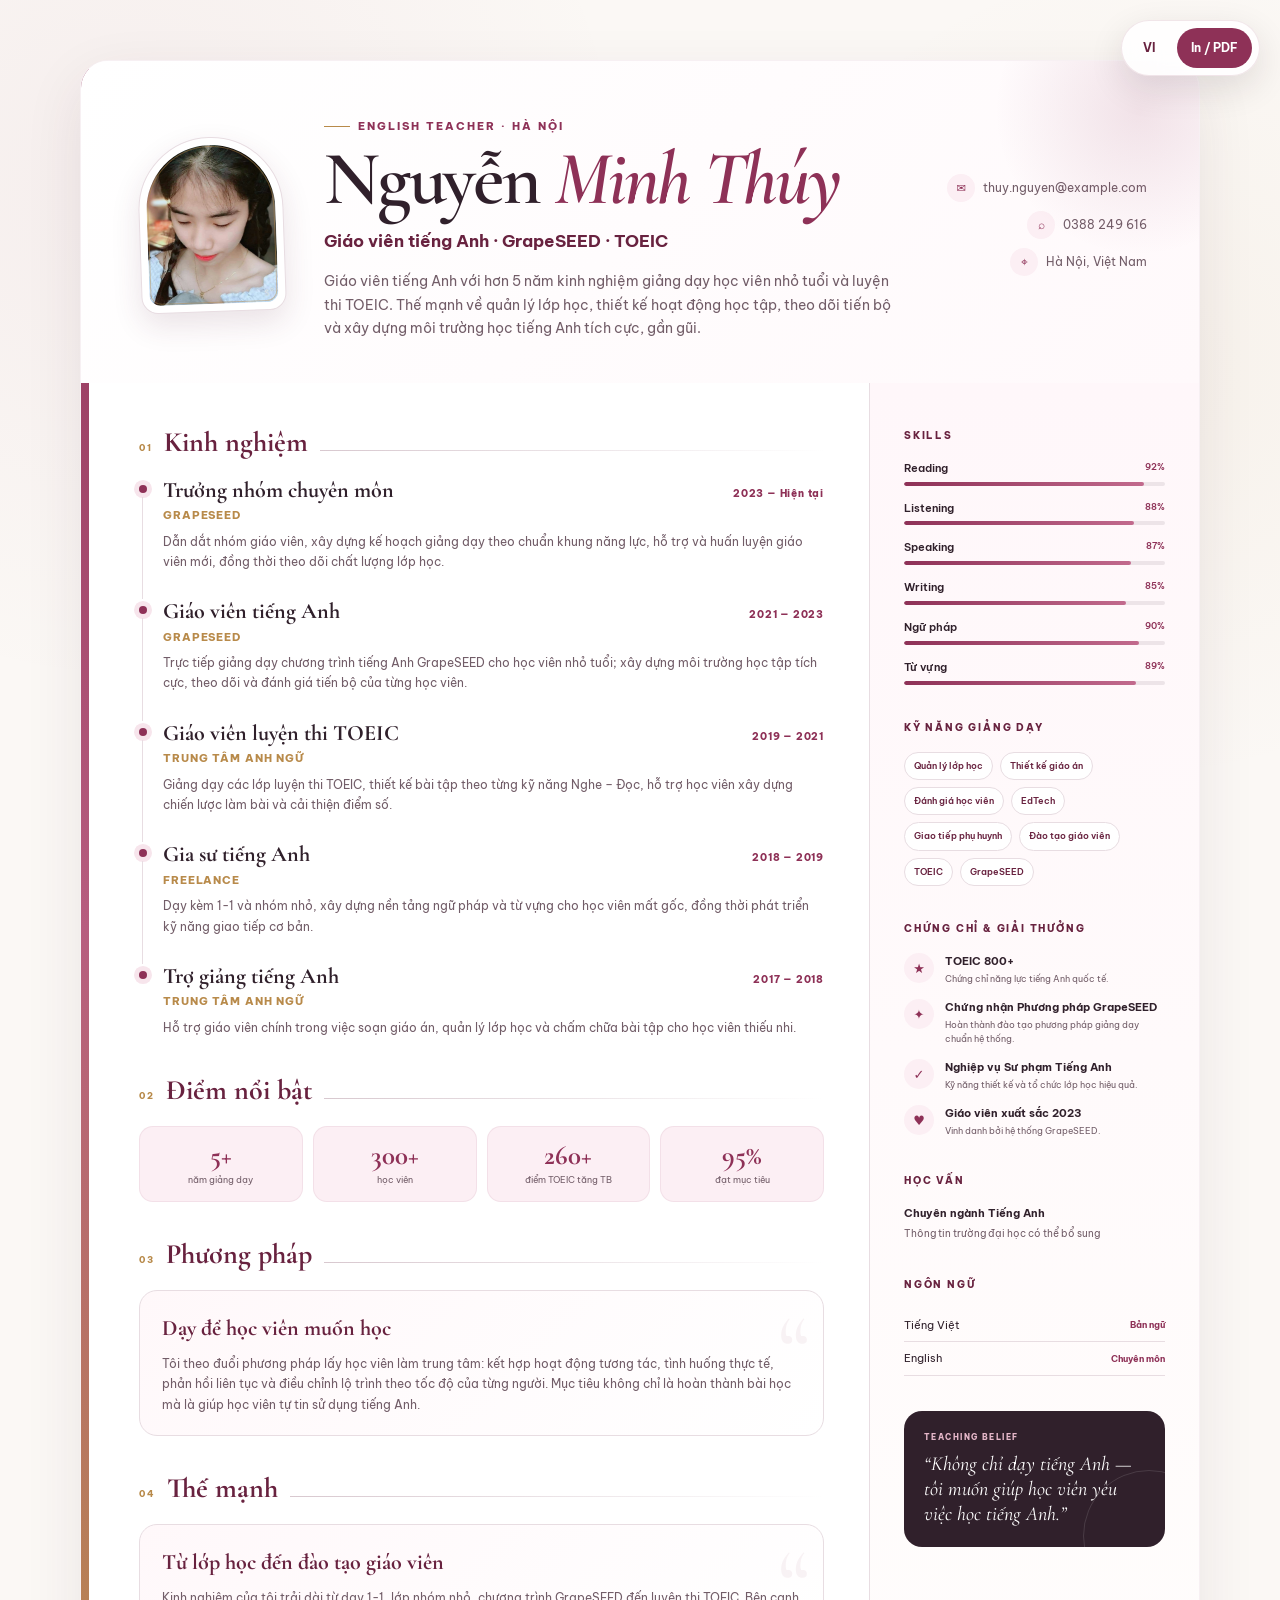
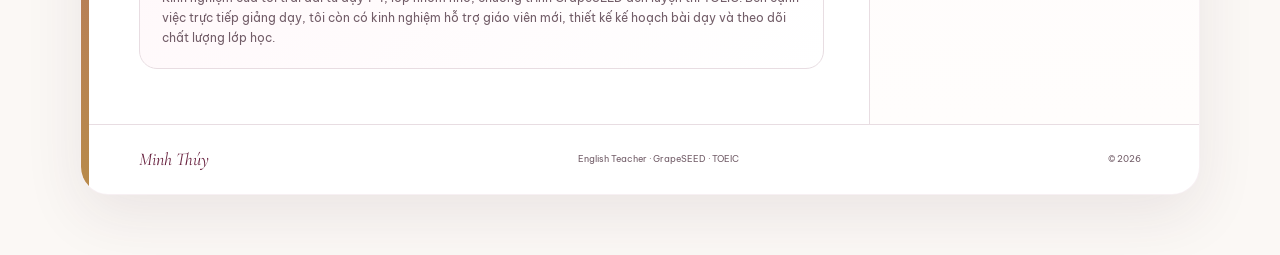
<file: asset/cv/cv.html>
<!DOCTYPE html>
<html lang="vi">

<head>
	<meta charset="UTF-8">
	<!-- =========================================================
       BASIC SEO
  ========================================================== -->
	<meta name="viewport" content="width=device-width, initial-scale=1.0">
	<title>Nguyễn Minh Thúy | English Teacher CV</title>
	<meta name="description" content="CV Nguyễn Minh Thúy — Giáo viên tiếng Anh với 5+ năm kinh nghiệm, TOEIC 800+, chuyên GrapeSEED, luyện thi TOEIC và phát triển kỹ năng tiếng Anh.">
	<meta name="keywords" content="Nguyễn Minh Thúy, English Teacher, giáo viên tiếng Anh, GrapeSEED, TOEIC 800, TOEIC teacher, English tutor, Hà Nội">
	<meta name="author" content="Nguyễn Minh Thúy">
	<meta name="robots" content="index, follow">
	<meta name="theme-color" content="#8E3157">
	<!-- Canonical: đổi thành domain thật khi deploy -->
	<link rel="canonical" href="https://example.com/cv.html">
	<!-- =========================================================
       OPEN GRAPH
  ========================================================== -->
	<meta property="og:type" content="profile">
	<meta property="og:title" content="Nguyễn Minh Thúy | English Teacher CV">
	<meta property="og:description" content="English Teacher | GrapeSEED | TOEIC 800+ | 5+ years teaching experience">
	<meta property="og:locale" content="vi_VN">
	<!-- Có thể thêm ảnh OG thật sau:
  <meta property="og:image" content="https://your-domain.com/asset/img/cv-og.jpg">
  -->
	<meta name="twitter:card" content="summary">
	<meta name="twitter:title" content="Nguyễn Minh Thúy | English Teacher CV">
	<meta name="twitter:description" content="English Teacher | GrapeSEED | TOEIC 800+ | 5+ years experience">
	<!-- =========================================================
       FAVICON
  ========================================================== -->
	<link rel="icon" href="data:image/svg+xml,%3Csvg xmlns='http://www.w3.org/2000/svg' viewBox='0 0 32 32'%3E%3Ccircle cx='16' cy='16' r='16' fill='%238E3157'/%3E%3Cpath d='M16 6c4 0 7 4 7 10s-3 10-7 10-7-4-7-10 3-10 7-10Z' fill='%23FCE7F0'/%3E%3C/svg%3E">
	<!-- =========================================================
       FONTS
  ========================================================== -->
	<link rel="preconnect" href="https://fonts.googleapis.com">
	<link rel="preconnect" href="https://fonts.gstatic.com" crossorigin>
	<link href="https://fonts.googleapis.com/css2?family=Cormorant+Garamond:ital,wght@0,500;0,600;0,700;1,600;1,700&family=Be+Vietnam+Pro:wght@400;500;600;700;800&display=swap" rel="stylesheet">
	<!-- =========================================================
       STRUCTURED DATA
  ========================================================== -->
	<script type="application/ld+json"> { "@context": "https://schema.org", "@type": "Person", "name": "Nguyễn Minh Thúy", "jobTitle": "English Teacher", "description": "English Teacher with 5+ years of teaching experience, TOEIC 800+, specializing in GrapeSEED and TOEIC preparation.", "email": "mailto:thuy.nguyen@example.com", "telephone": "+84388249616", "address": { "@type": "PostalAddress", "addressLocality": "Hà Nội", "addressCountry": "VN" }, "knowsLanguage": [ "Vietnamese", "English" ], "hasCredential": [ "TOEIC 800+", "GrapeSEED Methodology Certification", "English Pedagogy Certificate" ], "worksFor": { "@type": "Organization", "name": "GrapeSEED" } } </script>
	<link rel="stylesheet" href="../css/cv.css"> </head>

<body>
	<!-- =========================================================
       TOOLBAR
  ========================================================== -->
	<div class="cv-toolbar" aria-label="CV controls">
		<button class="toolbar-btn" type="button" id="langToggle" aria-label="Switch language"> VI </button>
		<button class="toolbar-btn primary" type="button" onclick="window.print()" data-vi="In / PDF" data-en="Print / PDF"> In / PDF </button>
	</div>
	<!-- =========================================================
       CV
  ========================================================== -->
	<main class="cv-wrapper">
		<article class="cv-sheet" itemscope itemtype="https://schema.org/Person">
			<!-- =====================================================
           HEADER
      ====================================================== -->
			<header class="cv-header">
				<div class="header-decoration"></div>
				<div class="profile-frame">
					<!-- Đổi ảnh thật tại đây --><img class="profile-photo" src="../img/profile.jpg" alt="Nguyễn Minh Thúy — English Teacher" itemprop="image"> </div>
				<div>
					<div class="eyebrow" data-vi="English Teacher · Hà Nội" data-en="English Teacher · Hanoi"> English Teacher · Hà Nội </div>
					<h1 class="cv-name" itemprop="name">
            Nguyễn <span>Minh Thúy</span>
          </h1>
					<p class="job-title" itemprop="jobTitle" data-vi="Giáo viên tiếng Anh · GrapeSEED · TOEIC" data-en="English Teacher · GrapeSEED · TOEIC"> Giáo viên tiếng Anh · GrapeSEED · TOEIC </p>
					<p class="profile-summary" itemprop="description" data-vi="Giáo viên tiếng Anh với hơn 5 năm kinh nghiệm giảng dạy học viên nhỏ tuổi và luyện thi TOEIC. Thế mạnh về quản lý lớp học, thiết kế hoạt động học tập, theo dõi tiến bộ và xây dựng môi trường học tiếng Anh tích cực, gần gũi." data-en="English teacher with 5+ years of experience teaching young learners and TOEIC preparation. Strong in classroom management, learning activity design, progress tracking, and creating positive, engaging English-learning environments."> Giáo viên tiếng Anh với hơn 5 năm kinh nghiệm giảng dạy học viên nhỏ tuổi và luyện thi TOEIC. Thế mạnh về quản lý lớp học, thiết kế hoạt động học tập, theo dõi tiến bộ và xây dựng môi trường học tiếng Anh tích cực, gần gũi. </p>
				</div>
				<div class="header-contact">
					<a class="contact-item" href="mailto:thuy.nguyen@example.com" itemprop="email"> <span class="contact-icon">✉</span> thuy.nguyen@example.com </a>
					<a class="contact-item" href="tel:+84388249616" itemprop="telephone"> <span class="contact-icon">⌕</span> 0388 249 616 </a>
					<div class="contact-item" itemprop="address"> <span class="contact-icon">⌖</span> Hà Nội, Việt Nam </div>
				</div>
				<div class="mobile-contact">
					<a class="contact-item" href="mailto:thuy.nguyen@example.com"> <span class="contact-icon">✉</span> thuy.nguyen@example.com </a>
					<a class="contact-item" href="tel:+84388249616"> <span class="contact-icon">⌕</span> 0388 249 616 </a>
					<div class="contact-item"> <span class="contact-icon">⌖</span> Hà Nội, Việt Nam </div>
				</div>
			</header>
			<!-- =====================================================
           MAIN
      ====================================================== -->
			<div class="cv-main">
				<!-- ===================================================
             LEFT CONTENT
        ==================================================== -->
				<div class="main-content">
					<!-- EXPERIENCE -->
					<section class="cv-section">
						<h2 class="section-heading">
              <small>01</small>

              <span
                data-vi="Kinh nghiệm"
                data-en="Experience"
              >
                Kinh nghiệm
              </span>
            </h2>
						<div class="experience-item">
							<div class="experience-top">
								<h3 class="experience-role" data-vi="Trưởng nhóm chuyên môn" data-en="Lead Teacher">
                  Trưởng nhóm chuyên môn
                </h3> <span class="experience-date">
                  2023 — Hiện tại
                </span> </div>
							<p class="experience-company"> GrapeSEED </p>
							<p class="experience-description" data-vi="Dẫn dắt nhóm giáo viên, xây dựng kế hoạch giảng dạy theo chuẩn khung năng lực, hỗ trợ và huấn luyện giáo viên mới, đồng thời theo dõi chất lượng lớp học." data-en="Lead a teaching team, develop lesson plans aligned with competency standards, mentor new teachers, and monitor classroom quality."> Dẫn dắt nhóm giáo viên, xây dựng kế hoạch giảng dạy theo chuẩn khung năng lực, hỗ trợ và huấn luyện giáo viên mới, đồng thời theo dõi chất lượng lớp học. </p>
						</div>
						<div class="experience-item">
							<div class="experience-top">
								<h3 class="experience-role" data-vi="Giáo viên tiếng Anh" data-en="English Teacher">
                  Giáo viên tiếng Anh
                </h3> <span class="experience-date">
                  2021 — 2023
                </span> </div>
							<p class="experience-company"> GrapeSEED </p>
							<p class="experience-description" data-vi="Trực tiếp giảng dạy chương trình tiếng Anh GrapeSEED cho học viên nhỏ tuổi; xây dựng môi trường học tập tích cực, theo dõi và đánh giá tiến bộ của từng học viên." data-en="Taught the GrapeSEED English program to young learners, created positive learning environments, and tracked individual student progress."> Trực tiếp giảng dạy chương trình tiếng Anh GrapeSEED cho học viên nhỏ tuổi; xây dựng môi trường học tập tích cực, theo dõi và đánh giá tiến bộ của từng học viên. </p>
						</div>
						<div class="experience-item">
							<div class="experience-top">
								<h3 class="experience-role" data-vi="Giáo viên luyện thi TOEIC" data-en="TOEIC Prep Teacher">
                  Giáo viên luyện thi TOEIC
                </h3> <span class="experience-date">
                  2019 — 2021
                </span> </div>
							<p class="experience-company" data-vi="Trung tâm Anh ngữ" data-en="English Center"> Trung tâm Anh ngữ </p>
							<p class="experience-description" data-vi="Giảng dạy các lớp luyện thi TOEIC, thiết kế bài tập theo từng kỹ năng Nghe – Đọc, hỗ trợ học viên xây dựng chiến lược làm bài và cải thiện điểm số." data-en="Taught TOEIC preparation classes, designed Listening and Reading exercises, and helped students build effective test-taking strategies and improve their scores."> Giảng dạy các lớp luyện thi TOEIC, thiết kế bài tập theo từng kỹ năng Nghe – Đọc, hỗ trợ học viên xây dựng chiến lược làm bài và cải thiện điểm số. </p>
						</div>
						<div class="experience-item">
							<div class="experience-top">
								<h3 class="experience-role" data-vi="Gia sư tiếng Anh" data-en="English Tutor">
                  Gia sư tiếng Anh
                </h3> <span class="experience-date">
                  2018 — 2019
                </span> </div>
							<p class="experience-company" data-vi="Freelance" data-en="Freelance"> Freelance </p>
							<p class="experience-description" data-vi="Dạy kèm 1-1 và nhóm nhỏ, xây dựng nền tảng ngữ pháp và từ vựng cho học viên mất gốc, đồng thời phát triển kỹ năng giao tiếp cơ bản." data-en="Provided 1-on-1 and small-group tutoring, building grammar and vocabulary foundations for beginners and developing basic communication skills."> Dạy kèm 1-1 và nhóm nhỏ, xây dựng nền tảng ngữ pháp và từ vựng cho học viên mất gốc, đồng thời phát triển kỹ năng giao tiếp cơ bản. </p>
						</div>
						<div class="experience-item">
							<div class="experience-top">
								<h3 class="experience-role" data-vi="Trợ giảng tiếng Anh" data-en="Teaching Assistant">
                  Trợ giảng tiếng Anh
                </h3> <span class="experience-date">
                  2017 — 2018
                </span> </div>
							<p class="experience-company" data-vi="Trung tâm Anh ngữ" data-en="English Center"> Trung tâm Anh ngữ </p>
							<p class="experience-description" data-vi="Hỗ trợ giáo viên chính trong việc soạn giáo án, quản lý lớp học và chấm chữa bài tập cho học viên thiếu nhi." data-en="Assisted lead teachers with lesson preparation, classroom management, and assignment grading for young learners."> Hỗ trợ giáo viên chính trong việc soạn giáo án, quản lý lớp học và chấm chữa bài tập cho học viên thiếu nhi. </p>
						</div>
					</section>
					<!-- IMPACT -->
					<section class="cv-section">
						<h2 class="section-heading">
              <small>02</small>

              <span
                data-vi="Điểm nổi bật"
                data-en="Impact"
              >
                Điểm nổi bật
              </span>
            </h2>
						<div class="impact-grid">
							<div class="impact-card"> <span class="impact-number">5+</span> <span class="impact-label" data-vi="năm giảng dạy" data-en="years teaching">
                  năm giảng dạy
                </span> </div>
							<div class="impact-card"> <span class="impact-number">300+</span> <span class="impact-label" data-vi="học viên" data-en="students">
                  học viên
                </span> </div>
							<div class="impact-card"> <span class="impact-number">260+</span> <span class="impact-label" data-vi="điểm TOEIC tăng TB" data-en="avg. TOEIC gain">
                  điểm TOEIC tăng TB
                </span> </div>
							<div class="impact-card"> <span class="impact-number">95%</span> <span class="impact-label" data-vi="đạt mục tiêu" data-en="target achieved">
                  đạt mục tiêu
                </span> </div>
						</div>
					</section>
					<!-- TEACHING PHILOSOPHY -->
					<section class="cv-section">
						<h2 class="section-heading">
              <small>03</small>

              <span
                data-vi="Phương pháp"
                data-en="Method"
              >
                Phương pháp
              </span>
            </h2>
						<div class="highlight">
							<h3 class="highlight-title" data-vi="Dạy để học viên muốn học" data-en="Teach so learners want to learn">
                Dạy để học viên muốn học
              </h3>
							<p data-vi="Tôi theo đuổi phương pháp lấy học viên làm trung tâm: kết hợp hoạt động tương tác, tình huống thực tế, phản hồi liên tục và điều chỉnh lộ trình theo tốc độ của từng người. Mục tiêu không chỉ là hoàn thành bài học mà là giúp học viên tự tin sử dụng tiếng Anh." data-en="I follow a learner-centered approach that combines interactive activities, real-life situations, continuous feedback, and individualized pacing. The goal is not simply to complete lessons, but to help learners become confident English users."> Tôi theo đuổi phương pháp lấy học viên làm trung tâm: kết hợp hoạt động tương tác, tình huống thực tế, phản hồi liên tục và điều chỉnh lộ trình theo tốc độ của từng người. Mục tiêu không chỉ là hoàn thành bài học mà là giúp học viên tự tin sử dụng tiếng Anh. </p>
						</div>
					</section>
					<!-- CORE STRENGTHS -->
					<section class="cv-section">
						<h2 class="section-heading">
              <small>04</small>

              <span
                data-vi="Thế mạnh"
                data-en="Strengths"
              >
                Thế mạnh
              </span>
            </h2>
						<div class="highlight">
							<h3 class="highlight-title" data-vi="Từ lớp học đến đào tạo giáo viên" data-en="From classroom to teacher development">
                Từ lớp học đến đào tạo giáo viên
              </h3>
							<p data-vi="Kinh nghiệm của tôi trải dài từ dạy 1-1, lớp nhóm nhỏ, chương trình GrapeSEED đến luyện thi TOEIC. Bên cạnh việc trực tiếp giảng dạy, tôi còn có kinh nghiệm hỗ trợ giáo viên mới, thiết kế kế hoạch bài dạy và theo dõi chất lượng lớp học." data-en="My experience spans 1-on-1 tutoring, small groups, GrapeSEED programs, and TOEIC preparation. Beyond classroom teaching, I have experience mentoring new teachers, designing lesson plans, and monitoring classroom quality."> Kinh nghiệm của tôi trải dài từ dạy 1-1, lớp nhóm nhỏ, chương trình GrapeSEED đến luyện thi TOEIC. Bên cạnh việc trực tiếp giảng dạy, tôi còn có kinh nghiệm hỗ trợ giáo viên mới, thiết kế kế hoạch bài dạy và theo dõi chất lượng lớp học. </p>
						</div>
					</section>
				</div>
				<!-- ===================================================
             SIDEBAR
        ==================================================== -->
				<aside class="sidebar">
					<!-- SKILLS -->
					<section class="sidebar-section">
						<h2 class="sidebar-title">
              Skills
            </h2>
						<div class="skill">
							<div class="skill-head"> <span>Reading</span> <span class="skill-score">92%</span> </div>
							<div class="skill-track">
								<div class="skill-fill" style="width:92%"></div>
							</div>
						</div>
						<div class="skill">
							<div class="skill-head"> <span>Listening</span> <span class="skill-score">88%</span> </div>
							<div class="skill-track">
								<div class="skill-fill" style="width:88%"></div>
							</div>
						</div>
						<div class="skill">
							<div class="skill-head"> <span>Speaking</span> <span class="skill-score">87%</span> </div>
							<div class="skill-track">
								<div class="skill-fill" style="width:87%"></div>
							</div>
						</div>
						<div class="skill">
							<div class="skill-head"> <span>Writing</span> <span class="skill-score">85%</span> </div>
							<div class="skill-track">
								<div class="skill-fill" style="width:85%"></div>
							</div>
						</div>
						<div class="skill">
							<div class="skill-head"> <span data-vi="Ngữ pháp" data-en="Grammar">
                  Ngữ pháp
                </span> <span class="skill-score">90%</span> </div>
							<div class="skill-track">
								<div class="skill-fill" style="width:90%"></div>
							</div>
						</div>
						<div class="skill">
							<div class="skill-head"> <span data-vi="Từ vựng" data-en="Vocabulary">
                  Từ vựng
                </span> <span class="skill-score">89%</span> </div>
							<div class="skill-track">
								<div class="skill-fill" style="width:89%"></div>
							</div>
						</div>
					</section>
					<!-- TEACHING SKILLS -->
					<section class="sidebar-section">
						<h2 class="sidebar-title" data-vi="Kỹ năng giảng dạy" data-en="Teaching Skills">
              Kỹ năng giảng dạy
            </h2>
						<div class="tag-list"> <span class="tag" data-vi="Quản lý lớp học" data-en="Classroom Management">
                Quản lý lớp học
              </span> <span class="tag" data-vi="Thiết kế giáo án" data-en="Lesson Design">
                Thiết kế giáo án
              </span> <span class="tag" data-vi="Đánh giá học viên" data-en="Student Assessment">
                Đánh giá học viên
              </span> <span class="tag" data-vi="EdTech" data-en="EdTech">
                EdTech
              </span> <span class="tag" data-vi="Giao tiếp phụ huynh" data-en="Parent Communication">
                Giao tiếp phụ huynh
              </span> <span class="tag" data-vi="Đào tạo giáo viên" data-en="Teacher Mentoring">
                Đào tạo giáo viên
              </span> <span class="tag" data-vi="TOEIC" data-en="TOEIC">
                TOEIC
              </span> <span class="tag" data-vi="GrapeSEED" data-en="GrapeSEED">
                GrapeSEED
              </span> </div>
					</section>
					<!-- CERTIFICATES -->
					<section class="sidebar-section">
						<h2 class="sidebar-title" data-vi="Chứng chỉ & giải thưởng" data-en="Certificates & Awards">
              Chứng chỉ & giải thưởng
            </h2>
						<div class="certificate">
							<div class="certificate-icon"> ★ </div>
							<div>
								<p class="certificate-name"> TOEIC 800+ </p>
								<p class="certificate-description" data-vi="Chứng chỉ năng lực tiếng Anh quốc tế." data-en="International English proficiency certificate."> Chứng chỉ năng lực tiếng Anh quốc tế. </p>
							</div>
						</div>
						<div class="certificate">
							<div class="certificate-icon"> ✦ </div>
							<div>
								<p class="certificate-name" data-vi="Chứng nhận Phương pháp GrapeSEED" data-en="GrapeSEED Methodology Certification"> Chứng nhận Phương pháp GrapeSEED </p>
								<p class="certificate-description" data-vi="Hoàn thành đào tạo phương pháp giảng dạy chuẩn hệ thống." data-en="Completed official GrapeSEED teaching methodology training."> Hoàn thành đào tạo phương pháp giảng dạy chuẩn hệ thống. </p>
							</div>
						</div>
						<div class="certificate">
							<div class="certificate-icon"> ✓ </div>
							<div>
								<p class="certificate-name" data-vi="Nghiệp vụ Sư phạm Tiếng Anh" data-en="English Pedagogy Certificate"> Nghiệp vụ Sư phạm Tiếng Anh </p>
								<p class="certificate-description" data-vi="Kỹ năng thiết kế và tổ chức lớp học hiệu quả." data-en="Effective lesson design and classroom management."> Kỹ năng thiết kế và tổ chức lớp học hiệu quả. </p>
							</div>
						</div>
						<div class="certificate">
							<div class="certificate-icon"> ♥ </div>
							<div>
								<p class="certificate-name" data-vi="Giáo viên xuất sắc 2023" data-en="Teacher of the Year 2023"> Giáo viên xuất sắc 2023 </p>
								<p class="certificate-description" data-vi="Vinh danh bởi hệ thống GrapeSEED." data-en="Recognized by the GrapeSEED system."> Vinh danh bởi hệ thống GrapeSEED. </p>
							</div>
						</div>
					</section>
					<!-- EDUCATION -->
					<section class="sidebar-section">
						<h2 class="sidebar-title" data-vi="Học vấn" data-en="Education">
              Học vấn
            </h2>
						<div class="education-item">
							<p class="education-degree" data-vi="Chuyên ngành Tiếng Anh" data-en="English Studies"> Chuyên ngành Tiếng Anh </p>
							<p class="education-meta" data-vi="Thông tin trường đại học có thể bổ sung" data-en="University information can be added"> Thông tin trường đại học có thể bổ sung </p>
						</div>
					</section>
					<!-- LANGUAGES -->
					<section class="sidebar-section">
						<h2 class="sidebar-title" data-vi="Ngôn ngữ" data-en="Languages">
              Ngôn ngữ
            </h2>
						<div class="language-row"> <span data-vi="Tiếng Việt" data-en="Vietnamese">
                Tiếng Việt
              </span> <span class="language-level" data-vi="Bản ngữ" data-en="Native">
                Bản ngữ
              </span> </div>
						<div class="language-row"> <span>
                English
              </span> <span class="language-level" data-vi="Chuyên môn" data-en="Professional">
                Chuyên môn
              </span> </div>
					</section>
					<!-- STATEMENT -->
					<section class="statement">
						<div class="statement-label" data-vi="Teaching belief" data-en="Teaching belief"> Teaching belief </div>
						<p class="statement-text" data-vi="“Không chỉ dạy tiếng Anh — tôi muốn giúp học viên yêu việc học tiếng Anh.”" data-en="“I don't just teach English — I help learners enjoy learning it.”"> “Không chỉ dạy tiếng Anh — tôi muốn giúp học viên yêu việc học tiếng Anh.” </p>
					</section>
				</aside>
			</div>
			<!-- =====================================================
           FOOTER
      ====================================================== -->
			<footer class="cv-footer"> <span class="footer-name">
          Minh Thúy
        </span> <span data-vi="English Teacher · GrapeSEED · TOEIC" data-en="English Teacher · GrapeSEED · TOEIC">
          English Teacher · GrapeSEED · TOEIC
        </span> <span>
          © <span id="year"></span> </span>
			</footer>
		</article>
	</main>
	<!-- =========================================================
       JAVASCRIPT
  ========================================================== -->
	<script src="../js/cv.js"></script>
</body>

</html>
</file>
<file: asset/css/cv.css>
/* =========================================================
       DESIGN SYSTEM
    ========================================================== */

:root {
	--rose: #8E3157;
	--rose-dark: #68223F;
	--rose-light: #F7E5EC;
	--rose-soft: #FCEFF4;
	--plum: #30202B;
	--plum-muted: #725D68;
	--cream: #FBF8F5;
	--paper: #FFFFFF;
	--gold: #B88A4A;
	--gold-light: #F5E8D3;
	--line: #E8DDE2;
	--line-dark: #D8C8CF;
	--green: #5D806B;
	--shadow: 0 20px 60px rgba(71, 32, 51, 0.09);
	--radius: 22px;
	--page-width: 210mm;
	--page-height: 297mm;
	--content-width: 1120px;
}

    /* =========================================================
       RESET
    ========================================================== */

* {
	box-sizing: border-box;
}

html {
	scroll-behavior: smooth;
}

body {
	margin: 0;
	background: radial-gradient(
          circle at 10% 10%,
          rgba(142, 49, 87, 0.05),
          transparent 25%
        ),
        radial-gradient(
          circle at 90% 20%,
          rgba(184, 138, 74, 0.06),
          transparent 22%
        ),
        var(--cream);
	color: var(--plum);
	font-family: "Be Vietnam Pro",
        system-ui,
        -apple-system,
        BlinkMacSystemFont,
        "Segoe UI",
        sans-serif;
	line-height: 1.6;
}

a {
	color: inherit;
	text-decoration: none;
}

button {
	font: inherit;
}

img {
	max-width: 100%;
	display: block;
}

    /* =========================================================
       TOP TOOLBAR
    ========================================================== */

.cv-toolbar {
	position: fixed;
	z-index: 1000;
	top: 20px;
	right: 20px;
	display: flex;
	align-items: center;
	gap: 8px;
	padding: 7px;
	background: rgba(255,255,255,.88);
	backdrop-filter: blur(18px);
	border: 1px solid rgba(142,49,87,.12);
	border-radius: 999px;
	box-shadow: 0 12px 35px rgba(45, 25, 36, .12);
}

.toolbar-btn {
	border: 0;
	cursor: pointer;
	min-width: 40px;
	height: 40px;
	padding: 0 14px;
	border-radius: 999px;
	background: transparent;
	color: var(--rose-dark);
	font-size: 12px;
	font-weight: 700;
	transition: .25s ease;
}

.toolbar-btn:hover {
	background: var(--rose-soft);
}

.toolbar-btn.primary {
	color: white;
	background: var(--rose);
}

.toolbar-btn.primary:hover {
	background: var(--rose-dark);
	transform: translateY(-1px);
}

    /* =========================================================
       CV SHEET
    ========================================================== */

.cv-wrapper {
	width: min(
        calc(100% - 40px),
        var(--content-width)
      );
	margin: 60px auto;
}

.cv-sheet {
	position: relative;
	overflow: hidden;
	background: var(--paper);
	border-radius: 28px;
	box-shadow: var(--shadow);
	border: 1px solid rgba(142,49,87,.07);
}

    /* decorative edge */

.cv-sheet::before {
	content: "";
	position: absolute;
	top: 0;
	left: 0;
	width: 8px;
	height: 100%;
	background: linear-gradient(
          180deg,
          var(--rose),
          #B75D7F,
          var(--gold)
        );
}

    /* =========================================================
       HEADER
    ========================================================== */

.cv-header {
	position: relative;
	display: grid;
	grid-template-columns: 155px 1fr auto;
	gap: 30px;
	align-items: center;
	padding: 48px 52px 42px 58px;
	background: linear-gradient(
          135deg,
          #fff,
          #fff9fb
        );
}

.header-decoration {
	position: absolute;
	right: -90px;
	top: -100px;
	width: 300px;
	height: 300px;
	border-radius: 50%;
	background: radial-gradient(
          circle,
          rgba(142,49,87,.12),
          rgba(142,49,87,0) 68%
        );
	pointer-events: none;
}

.profile-frame {
	position: relative;
	width: 145px;
	height: 175px;
	padding: 7px;
	background: white;
	border-radius: 78px 78px 18px 18px;
	border: 1px solid var(--line);
	box-shadow: 0 12px 30px rgba(82, 35, 54, .12);
	transform: rotate(-2deg);
}

.profile-frame::after {
	content: "";
	position: absolute;
	inset: 8px;
	border: 1px solid rgba(184,138,74,.45);
	border-radius: 70px 70px 12px 12px;
	pointer-events: none;
}

.profile-photo {
	width: 100%;
	height: 100%;
	object-fit: cover;
	border-radius: 70px 70px 12px 12px;
}

.eyebrow {
	display: inline-flex;
	align-items: center;
	gap: 8px;
	margin-bottom: 10px;
	color: var(--rose);
	font-size: 11px;
	font-weight: 800;
	letter-spacing: .18em;
	text-transform: uppercase;
}

.eyebrow::before {
	content: "";
	width: 26px;
	height: 1px;
	background: var(--gold);
}

.cv-name {
	margin: 0;
	font-family: "Cormorant Garamond", serif;
	font-size: clamp(48px, 6vw, 76px);
	line-height: .9;
	font-weight: 600;
	letter-spacing: -.035em;
	color: var(--plum);
}

.cv-name span {
	color: var(--rose);
	font-style: italic;
}

.job-title {
	margin: 14px 0 15px;
	color: var(--rose-dark);
	font-size: 17px;
	font-weight: 700;
}

.profile-summary {
	max-width: 580px;
	margin: 0;
	color: var(--plum-muted);
	font-size: 13.5px;
	line-height: 1.75;
}

.header-contact {
	display: flex;
	flex-direction: column;
	align-items: flex-end;
	gap: 9px;
	font-size: 11.5px;
	color: var(--plum-muted);
	white-space: nowrap;
}

.contact-item {
	display: flex;
	align-items: center;
	gap: 8px;
}

.contact-icon {
	width: 28px;
	height: 28px;
	display: grid;
	place-items: center;
	border-radius: 50%;
	background: var(--rose-soft);
	color: var(--rose);
	flex: 0 0 auto;
}

    /* =========================================================
       MAIN LAYOUT
    ========================================================== */

.cv-main {
	display: grid;
	grid-template-columns: 1fr 330px;
}

.main-content {
	min-width: 0;
	padding: 45px 45px 55px 58px;
}

.sidebar {
	padding: 45px 34px 50px;
	background: linear-gradient(
          180deg,
          #FFF7FA 0%,
          #FFFDFC 100%
        );
	border-left: 1px solid var(--line);
}

    /* =========================================================
       SECTION
    ========================================================== */

.cv-section {
	margin-bottom: 38px;
}

.cv-section:last-child {
	margin-bottom: 0;
}

.section-heading {
	display: flex;
	align-items: baseline;
	gap: 12px;
	margin: 0 0 22px;
	font-family: "Cormorant Garamond", serif;
	font-size: 28px;
	line-height: 1;
	color: var(--rose-dark);
}

.section-heading small {
	font-family: "Be Vietnam Pro", sans-serif;
	color: var(--gold);
	font-size: 9px;
	font-weight: 800;
	letter-spacing: .18em;
	text-transform: uppercase;
}

.section-heading::after {
	content: "";
	height: 1px;
	flex: 1;
	background: linear-gradient(
          90deg,
          var(--line-dark),
          transparent
        );
}

    /* =========================================================
       EXPERIENCE
    ========================================================== */

.experience-item {
	position: relative;
	padding-left: 24px;
	margin-bottom: 27px;
}

.experience-item:last-child {
	margin-bottom: 0;
}

.experience-item::before {
	content: "";
	position: absolute;
	left: 0;
	top: 7px;
	width: 8px;
	height: 8px;
	border-radius: 50%;
	background: var(--rose);
	box-shadow: 0 0 0 5px var(--rose-light);
}

.experience-item:not(:last-child)::after {
	content: "";
	position: absolute;
	left: 3px;
	top: 19px;
	bottom: -27px;
	width: 1px;
	background: var(--line);
}

.experience-top {
	display: flex;
	align-items: baseline;
	justify-content: space-between;
	gap: 20px;
}

.experience-role {
	margin: 0;
	font-family: "Cormorant Garamond", serif;
	font-size: 22px;
	line-height: 1.1;
	color: var(--plum);
	font-weight: 700;
}

.experience-date {
	color: var(--rose);
	font-size: 10px;
	font-weight: 800;
	letter-spacing: .08em;
	white-space: nowrap;
}

.experience-company {
	margin: 5px 0 7px;
	color: var(--gold);
	font-size: 11px;
	font-weight: 800;
	letter-spacing: .08em;
	text-transform: uppercase;
}

.experience-description {
	margin: 0;
	color: var(--plum-muted);
	font-size: 12px;
	line-height: 1.7;
}

    /* =========================================================
       IMPACT BOX
    ========================================================== */

.impact-grid {
	display: grid;
	grid-template-columns: repeat(4, 1fr);
	gap: 10px;
	margin-top: 20px;
}

.impact-card {
	padding: 15px 10px;
	text-align: center;
	background: var(--rose-soft);
	border: 1px solid rgba(142,49,87,.08);
	border-radius: 14px;
}

.impact-number {
	display: block;
	color: var(--rose);
	font-family: "Cormorant Garamond", serif;
	font-size: 27px;
	line-height: 1;
	font-weight: 700;
}

.impact-label {
	display: block;
	margin-top: 5px;
	color: var(--plum-muted);
	font-size: 8.5px;
	line-height: 1.4;
}

    /* =========================================================
       PROJECT / HIGHLIGHT
    ========================================================== */

.highlight {
	padding: 20px 22px;
	background: linear-gradient(
          135deg,
          #FFF8FA,
          #FFF
        );
	border: 1px solid var(--line);
	border-radius: 18px;
	position: relative;
	overflow: hidden;
}

.highlight::before {
	content: "“";
	position: absolute;
	right: 12px;
	top: -20px;
	font-family: "Cormorant Garamond", serif;
	font-size: 100px;
	color: rgba(142,49,87,.06);
}

.highlight-title {
	margin: 0 0 8px;
	color: var(--rose-dark);
	font-family: "Cormorant Garamond", serif;
	font-size: 22px;
}

.highlight p {
	position: relative;
	margin: 0;
	color: var(--plum-muted);
	font-size: 11.5px;
	line-height: 1.75;
}

    /* =========================================================
       SIDEBAR
    ========================================================== */

.sidebar-section {
	margin-bottom: 35px;
}

.sidebar-section:last-child {
	margin-bottom: 0;
}

.sidebar-title {
	margin: 0 0 16px;
	color: var(--rose-dark);
	font-size: 10px;
	font-weight: 800;
	letter-spacing: .18em;
	text-transform: uppercase;
}

    /* skills */

.skill {
	margin-bottom: 14px;
}

.skill:last-child {
	margin-bottom: 0;
}

.skill-head {
	display: flex;
	justify-content: space-between;
	gap: 10px;
	margin-bottom: 5px;
	font-size: 10.5px;
	font-weight: 600;
}

.skill-score {
	color: var(--rose);
	font-size: 9px;
}

.skill-track {
	height: 4px;
	overflow: hidden;
	background: #EDE4E8;
	border-radius: 99px;
}

.skill-fill {
	height: 100%;
	background: linear-gradient(
          90deg,
          var(--rose),
          #C26A8D
        );
	border-radius: inherit;
}

    /* tags */

.tag-list {
	display: flex;
	flex-wrap: wrap;
	gap: 7px;
}

.tag {
	padding: 6px 9px;
	color: var(--rose-dark);
	background: white;
	border: 1px solid var(--line);
	border-radius: 999px;
	font-size: 9px;
	font-weight: 600;
}

    /* education */

.education-item {
	padding-bottom: 15px;
	margin-bottom: 15px;
	border-bottom: 1px solid var(--line);
}

.education-item:last-child {
	border-bottom: 0;
	margin-bottom: 0;
	padding-bottom: 0;
}

.education-degree {
	margin: 0 0 4px;
	color: var(--plum);
	font-size: 11px;
	font-weight: 700;
}

.education-meta {
	margin: 0;
	color: var(--plum-muted);
	font-size: 9.5px;
	line-height: 1.6;
}

    /* certificate */

.certificate {
	display: flex;
	gap: 11px;
	align-items: flex-start;
	margin-bottom: 14px;
}

.certificate-icon {
	width: 30px;
	height: 30px;
	display: grid;
	place-items: center;
	flex: 0 0 auto;
	border-radius: 50%;
	color: var(--rose);
	background: var(--rose-soft);
	font-size: 13px;
}

.certificate-name {
	margin: 0 0 2px;
	color: var(--plum);
	font-size: 10.5px;
	font-weight: 700;
}

.certificate-description {
	margin: 0;
	color: var(--plum-muted);
	font-size: 9px;
	line-height: 1.5;
}

    /* languages */

.language-row {
	display: flex;
	align-items: center;
	justify-content: space-between;
	padding: 8px 0;
	border-bottom: 1px solid var(--line);
	font-size: 10.5px;
}

.language-level {
	color: var(--rose);
	font-size: 9px;
	font-weight: 700;
}

    /* =========================================================
       PERSONAL STATEMENT
    ========================================================== */

.statement {
	padding: 20px;
	margin-top: 22px;
	background: var(--plum);
	color: white;
	border-radius: 18px;
	position: relative;
	overflow: hidden;
}

.statement::after {
	content: "";
	position: absolute;
	width: 130px;
	height: 130px;
	right: -50px;
	bottom: -55px;
	border-radius: 50%;
	border: 1px solid rgba(255,255,255,.12);
}

.statement-label {
	margin-bottom: 8px;
	color: #E5B7C9;
	font-size: 8px;
	font-weight: 800;
	letter-spacing: .18em;
	text-transform: uppercase;
}

.statement-text {
	margin: 0;
	font-family: "Cormorant Garamond", serif;
	font-size: 20px;
	line-height: 1.25;
	font-style: italic;
}

    /* =========================================================
       FOOTER
    ========================================================== */

.cv-footer {
	display: flex;
	align-items: center;
	justify-content: space-between;
	gap: 20px;
	padding: 20px 58px;
	border-top: 1px solid var(--line);
	color: var(--plum-muted);
	font-size: 9px;
}

.footer-name {
	color: var(--rose-dark);
	font-family: "Cormorant Garamond", serif;
	font-size: 18px;
	font-style: italic;
}

    /* =========================================================
       MOBILE NAV
    ========================================================== */

.mobile-contact {
	display: none;
}

    /* =========================================================
       RESPONSIVE — TABLET / IPAD
    ========================================================== */

@media (max-width: 950px) {

	.cv-wrapper {
		width: min(
          calc(100% - 24px),
          800px
        );
		margin: 30px auto;
	}

	.cv-header {
		grid-template-columns: 130px 1fr;
		padding: 38px 35px;
	}

	.profile-frame {
		width: 120px;
		height: 150px;
	}

	.header-contact {
		display: none;
	}

	.mobile-contact {
		display: grid;
		grid-column: 1 / -1;
		grid-template-columns: repeat(2, 1fr);
		gap: 8px;
		padding-top: 12px;
		border-top: 1px solid var(--line);
	}

	.mobile-contact .contact-item {
		font-size: 10px;
	}

	.cv-main {
		grid-template-columns: 1fr 270px;
	}

	.main-content {
		padding: 38px 30px 45px 35px;
	}

	.sidebar {
		padding: 38px 25px 45px;
	}

	.cv-footer {
		padding: 18px 35px;
	}
}

    /* =========================================================
       RESPONSIVE — MOBILE
    ========================================================== */

@media (max-width: 700px) {

	body {
		background: var(--paper);
	}

	.cv-toolbar {
		top: 10px;
		right: 10px;
		padding: 5px;
	}

	.toolbar-btn {
		min-width: 36px;
		height: 36px;
		padding: 0 10px;
	}

	.cv-wrapper {
		width: 100%;
		margin: 0;
	}

	.cv-sheet {
		border-radius: 0;
		border: 0;
		box-shadow: none;
	}

	.cv-sheet::before {
		width: 5px;
	}

	.cv-header {
		grid-template-columns: 95px 1fr;
		gap: 18px;
		padding: 75px 22px 30px 28px;
	}

	.profile-frame {
		width: 90px;
		height: 115px;
	}

	.cv-name {
		font-size: 43px;
	}

	.job-title {
		font-size: 13px;
		margin: 9px 0;
	}

	.profile-summary {
		font-size: 10.5px;
		line-height: 1.65;
	}

	.eyebrow {
		font-size: 8px;
		letter-spacing: .12em;
	}

	.mobile-contact {
		grid-template-columns: 1fr;
		gap: 5px;
	}

	.cv-main {
		display: block;
	}

	.main-content {
		padding: 30px 24px;
	}

	.sidebar {
		padding: 30px 24px 40px;
		border-left: 0;
		border-top: 1px solid var(--line);
	}

	.section-heading {
		font-size: 25px;
		margin-bottom: 18px;
	}

	.experience-top {
		display: block;
	}

	.experience-date {
		display: block;
		margin-top: 4px;
	}

	.experience-role {
		font-size: 20px;
	}

	.experience-description {
		font-size: 11px;
	}

	.impact-grid {
		grid-template-columns: repeat(2, 1fr);
	}

	.cv-footer {
		display: block;
		padding: 18px 24px;
		text-align: center;
	}

	.cv-footer > * + * {
		margin-top: 6px;
	}
}

    /* =========================================================
       SMALL MOBILE
    ========================================================== */

@media (max-width: 400px) {

	.cv-header {
		grid-template-columns: 1fr;
		text-align: center;
		padding-left: 24px;
		padding-right: 24px;
	}

	.profile-frame {
		margin: 0 auto;
	}

	.eyebrow {
		justify-content: center;
	}

	.cv-name {
		font-size: 48px;
	}

	.profile-summary {
		margin: 0 auto;
	}

	.mobile-contact {
		text-align: left;
	}
}

    /* =========================================================
       ACCESSIBILITY
    ========================================================== */

:focus-visible {
	outline: 3px solid rgba(142,49,87,.25);
	outline-offset: 3px;
}

    /* =========================================================
       PRINT / A4
    ========================================================== */

@page {
	size: A4;
      margin: 0;
}

@media print {

	html,
      body {
		width: 210mm;
		margin: 0;
		background: white !important;
	}

	body {
		-webkit-print-color-adjust: exact;
		print-color-adjust: exact;
	}

	.cv-toolbar {
		display: none !important;
	}

	.cv-wrapper {
		width: 210mm;
		margin: 0;
	}

	.cv-sheet {
		width: 210mm;
		min-height: 297mm;
		margin: 0;
		border: 0;
		border-radius: 0;
		box-shadow: none;
	}

	.cv-sheet::before {
		width: 2mm;
	}

	.cv-header {
		padding: 12mm
          12mm
          9mm
          15mm;
	}

	.cv-main {
		grid-template-columns: 1fr
          68mm;
	}

	.main-content {
		padding: 9mm
          10mm
          12mm
          15mm;
	}

	.sidebar {
		padding: 9mm
          8mm
          12mm;
	}

	.cv-footer {
		padding: 5mm
          15mm;
	}

	.cv-section {
		margin-bottom: 7mm;
	}

	.experience-item {
		margin-bottom: 5mm;
	}

	.experience-item:not(:last-child)::after {
		bottom: -5mm;
	}

	.profile-frame {
		box-shadow: none;
	}

	.impact-card {
		break-inside: avoid;
	}

	.experience-item,
      .highlight,
      .sidebar-section,
      .certificate {
		break-inside: avoid;
	}

	a {
		text-decoration: none !important;
	}
}

    /* =========================================================
       REDUCED MOTION
    ========================================================== */

@media (prefers-reduced-motion: reduce) {

	html {
		scroll-behavior: auto;
	}

	*,
      *::before,
      *::after {
		transition: none !important;
	}
}
</file>
